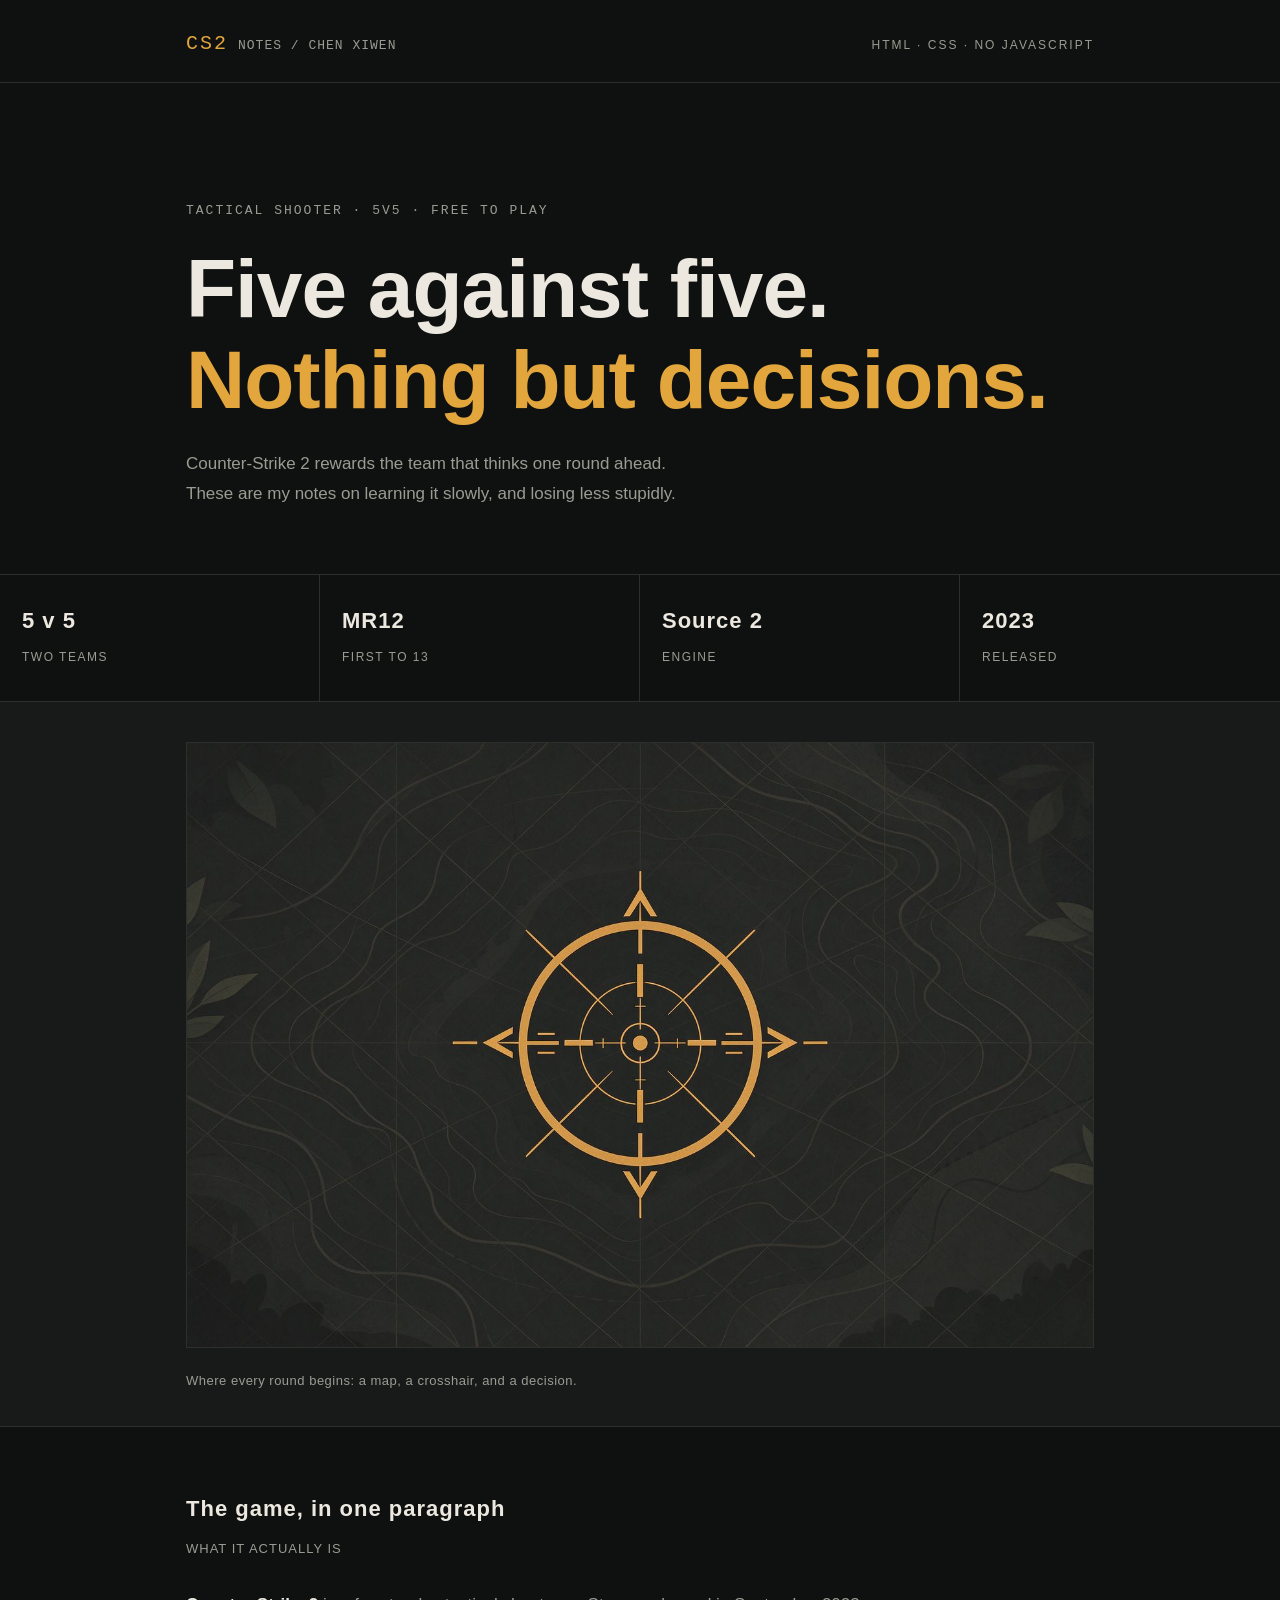
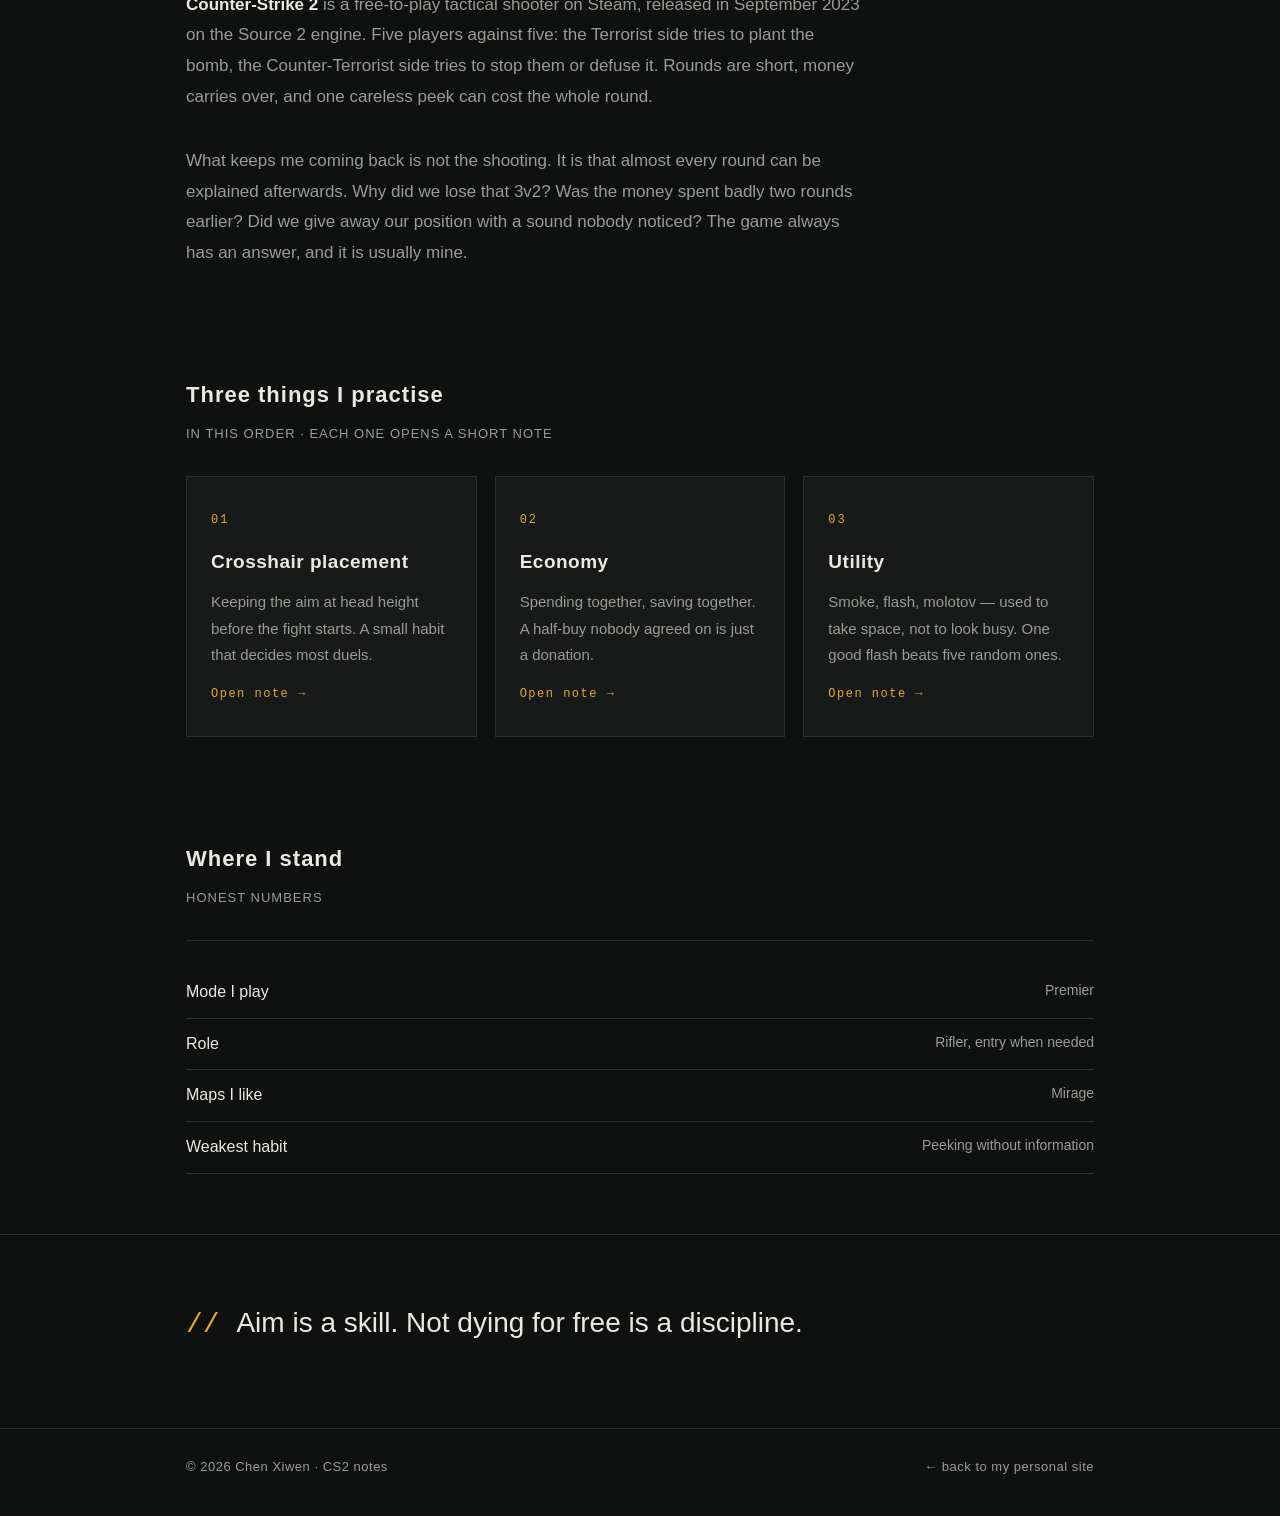
<file: index.html>
<!DOCTYPE html>
<html lang="en">
<head>
  <meta charset="UTF-8">
  <meta name="viewport" content="width=device-width, initial-scale=1.0">
  <meta name="description" content="Counter-Strike 2 notes by Chen Xiwen: what the game is, three skills being practised (crosshair placement, economy, utility) and an honest look at where he stands.">
  <title>Counter-Strike 2 · Notes by Chen Xiwen</title>
  <link rel="stylesheet" href="styles.css">
</head>
<body>
  <a class="skip" href="#main">Skip to content</a>

  <!-- Site header: logo and the "HTML / CSS / no JavaScript" label -->
  <header class="top">
    <div class="wrap">
      <p class="logo">CS2<span>NOTES / CHEN XIWEN</span></p>
      <p class="tag">HTML · CSS · NO JAVASCRIPT</p>
    </div>
  </header>

  <main id="main">
    <!-- Hero: one sentence on what the game is -->
    <section class="hero">
      <div class="wrap">
        <p class="kicker">TACTICAL SHOOTER · 5V5 · FREE TO PLAY</p>
        <h1>Five against five.<br><em>Nothing but decisions.</em></h1>
        <p>
          Counter-Strike 2 rewards the team that thinks one round ahead.
          These are my notes on learning it slowly, and losing less stupidly.
        </p>
      </div>
    </section>

    <!-- Facts strip: four numbers that describe the game -->
    <div class="stats">
      <div class="stat"><b>5 v 5</b><span>Two teams</span></div>
      <div class="stat"><b>MR12</b><span>First to 13</span></div>
      <div class="stat"><b>Source 2</b><span>Engine</span></div>
      <div class="stat"><b>2023</b><span>Released</span></div>
    </div>

    <!-- Illustration used on the home page -->
    <figure class="media">
      <div class="wrap">
        <img src="tactical.jpg" alt="A dark illustration of a tactical map grid with a single amber crosshair drawn in the centre">
        <figcaption>Where every round begins: a map, a crosshair, and a decision.</figcaption>
      </div>
    </figure>

    <section class="section">
      <div class="wrap">
        <!-- What the game actually is, in one paragraph -->
        <h2>The game, in one paragraph</h2>
        <p class="sub">WHAT IT ACTUALLY IS</p>
        <p class="lead">
          <strong>Counter-Strike 2</strong> is a free-to-play tactical shooter on Steam, released in
          September 2023 on the Source 2 engine. Five players against five: the Terrorist side tries
          to plant the bomb, the Counter-Terrorist side tries to stop them or defuse it. Rounds are
          short, money carries over, and one careless peek can cost the whole round.
        </p>
        <p class="lead">
          What keeps me coming back is not the shooting. It is that almost every round can be explained
          afterwards. Why did we lose that 3v2? Was the money spent badly two rounds earlier? Did we give
          away our position with a sound nobody noticed? The game always has an answer, and it is usually mine.
        </p>
      </div>
    </section>

    <section class="section">
      <div class="wrap">
        <!-- The three practice notes; each card links to its own page -->
        <h2>Three things I practise</h2>
        <p class="sub">IN THIS ORDER · EACH ONE OPENS A SHORT NOTE</p>
        <div class="cards">
          <a class="card" href="crosshair.html">
            <i>01</i>
            <h3>Crosshair placement</h3>
            <p>Keeping the aim at head height before the fight starts. A small habit that decides most duels.</p>
            <span class="more">Open note →</span>
          </a>
          <a class="card" href="economy.html">
            <i>02</i>
            <h3>Economy</h3>
            <p>Spending together, saving together. A half-buy nobody agreed on is just a donation.</p>
            <span class="more">Open note →</span>
          </a>
          <a class="card" href="utility.html">
            <i>03</i>
            <h3>Utility</h3>
            <p>Smoke, flash, molotov — used to take space, not to look busy. One good flash beats five random ones.</p>
            <span class="more">Open note →</span>
          </a>
        </div>
      </div>
    </section>

    <section class="section">
      <div class="wrap">
        <!-- Honest numbers: mode, role, maps, weakest habit -->
        <h2>Where I stand</h2>
        <p class="sub">HONEST NUMBERS</p>
        <div class="list-block">
          <ul>
            <li>Mode I play <span>Premier</span></li>
            <li>Role <span>Rifler, entry when needed</span></li>
            <li>Maps I like <span>Mirage</span></li>
            <li>Weakest habit <span>Peeking without information</span></li>
          </ul>
        </div>
      </div>
    </section>

    <!-- Closing quote -->
    <section class="quote">
      <div class="wrap">
        <p>Aim is a skill. Not dying for free is a discipline.</p>
      </div>
    </section>
  </main>

  <!-- Footer: copyright and a link back to the personal site -->
  <footer>
    <div class="wrap">
      <span>© 2026 Chen Xiwen · CS2 notes</span>
      <a href="https://chenceven.github.io/">← back to my personal site</a>
    </div>
  </footer>
</body>
</html>
</file>
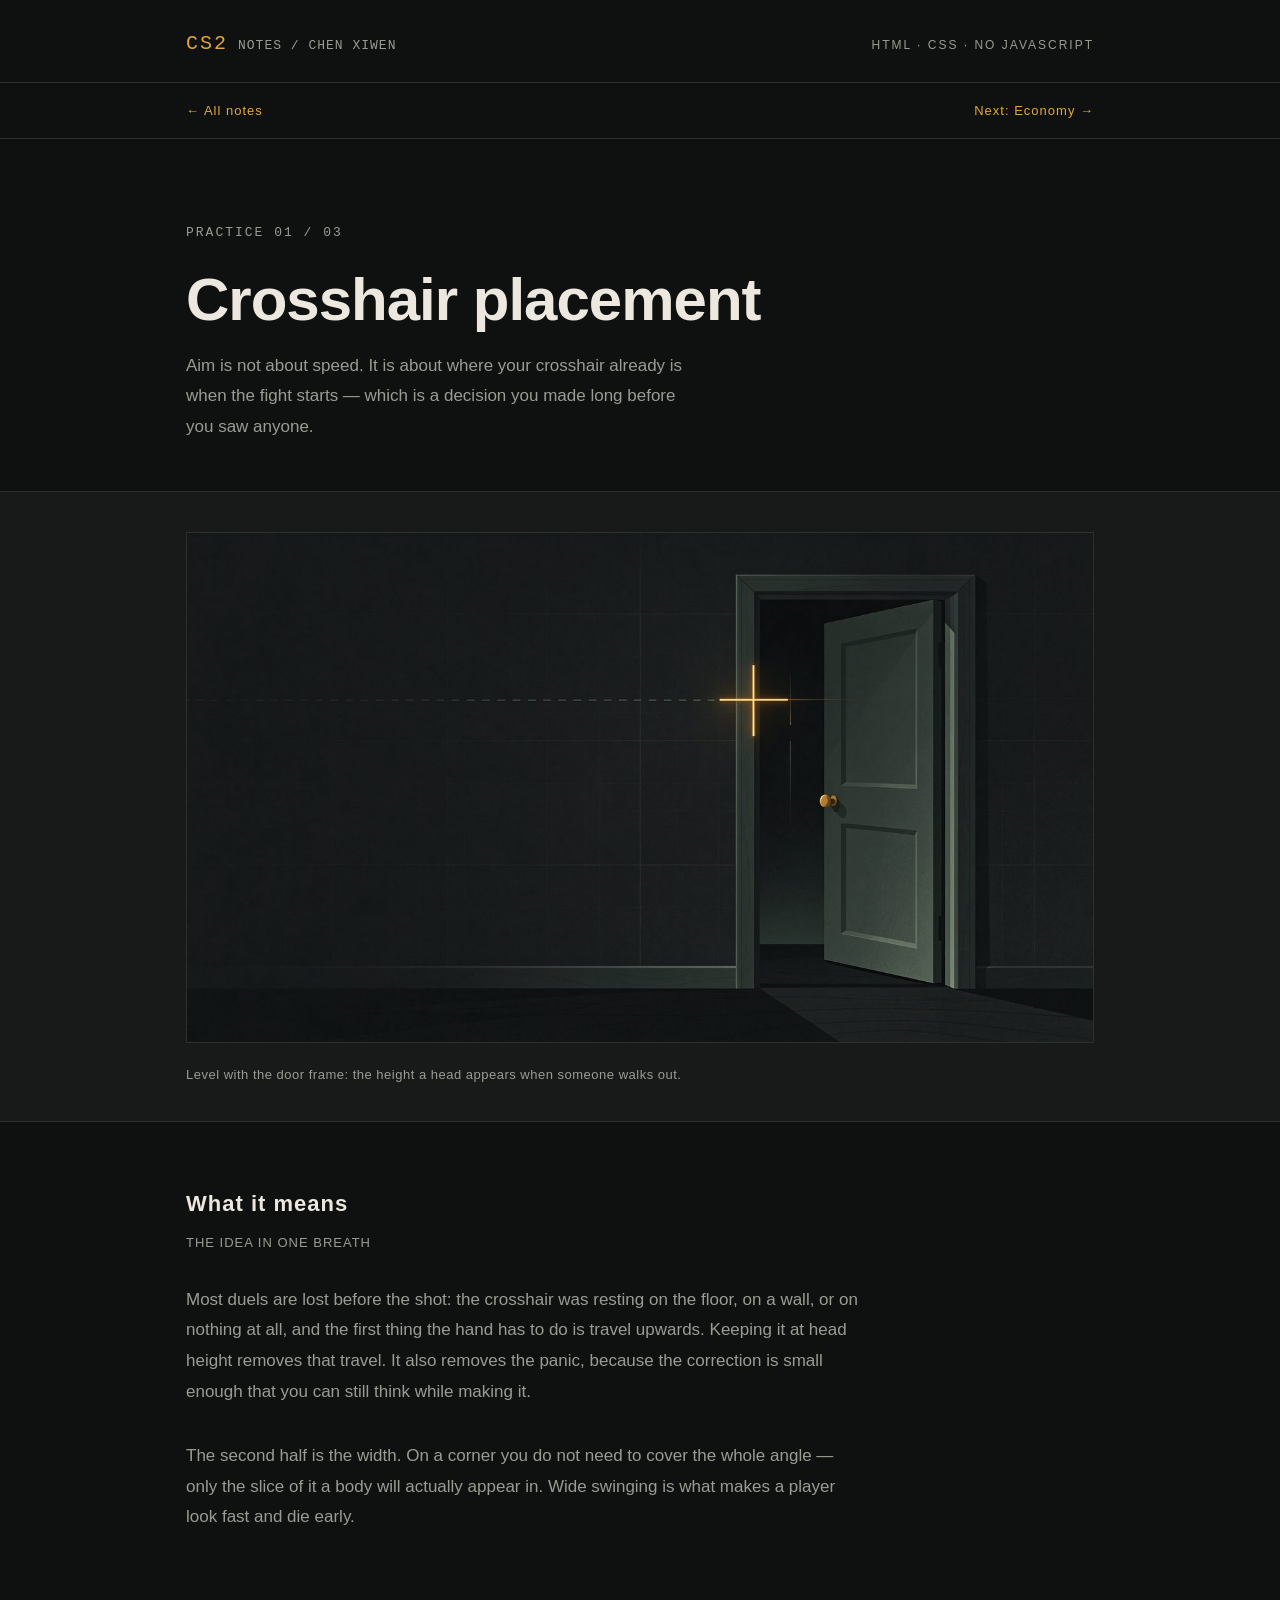
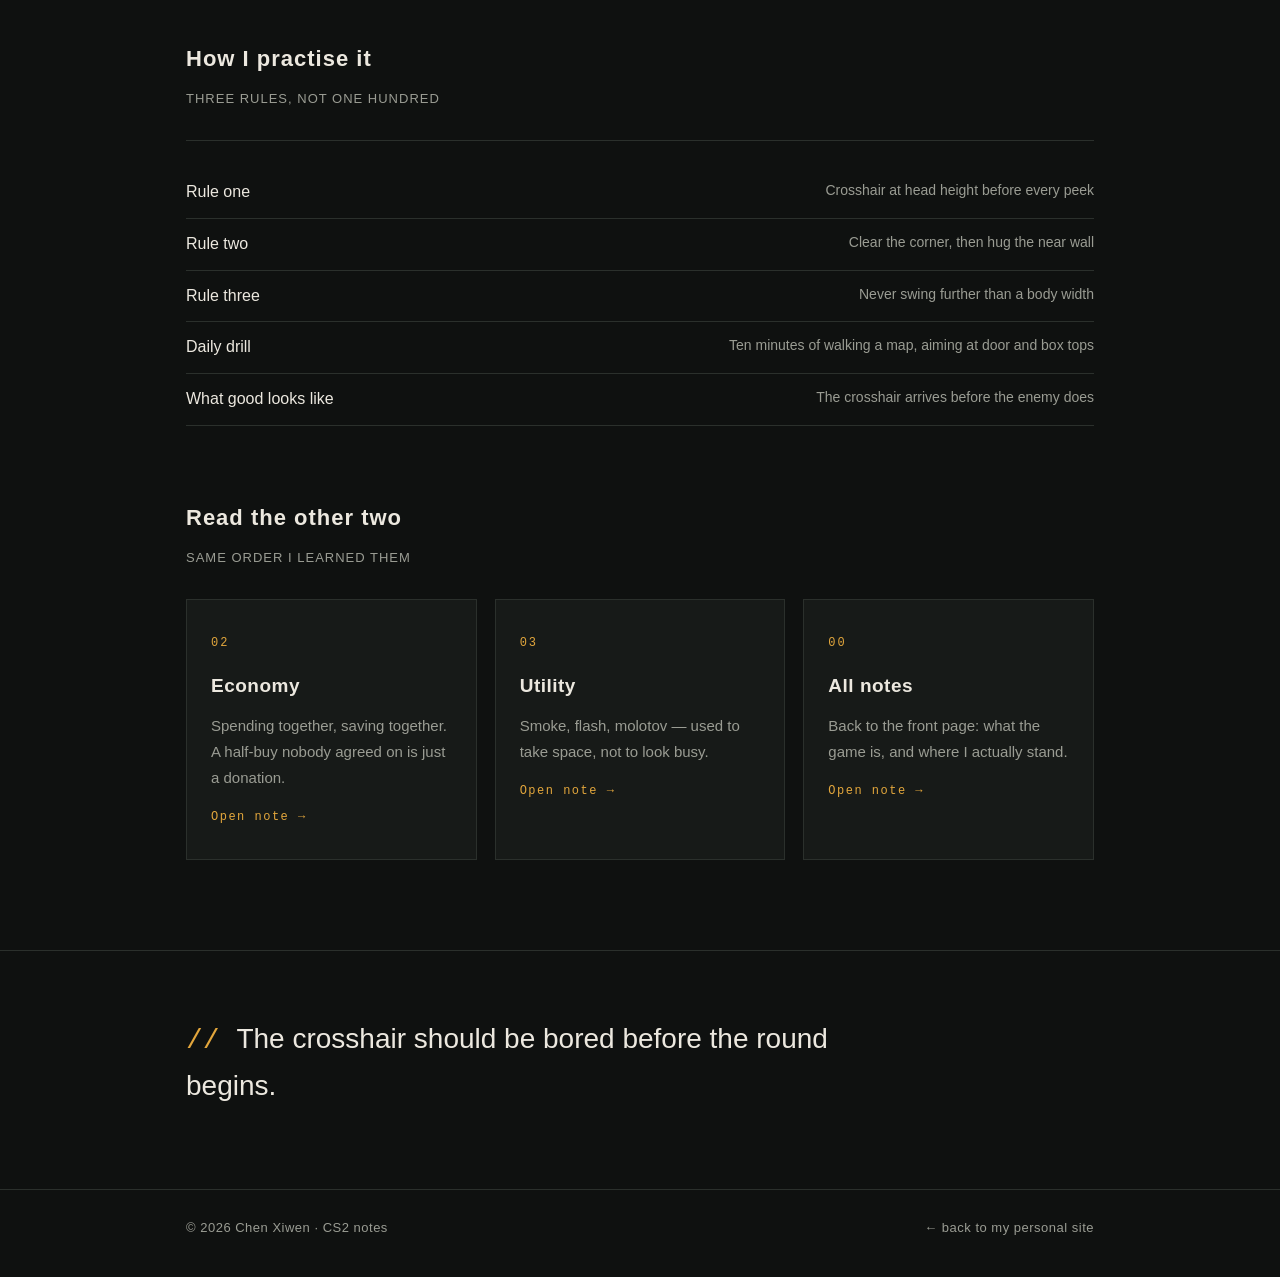
<file: crosshair.html>
<!DOCTYPE html>
<html lang="en">
<head>
  <meta charset="UTF-8">
  <meta name="viewport" content="width=device-width, initial-scale=1.0">
  <meta name="description" content="Crosshair placement: why the aim should already be at head height before a fight, and the three habits Chen Xiwen uses to train it in Counter-Strike 2.">
  <title>Crosshair placement · CS2 notes by Chen Xiwen</title>
  <link rel="stylesheet" href="styles.css">
</head>
<body>
  <a class="skip" href="#main">Skip to content</a>

  <!-- Site header: logo and the "HTML / CSS / no JavaScript" label -->
  <header class="top">
    <div class="wrap">
      <p class="logo">CS2<span>NOTES / CHEN XIWEN</span></p>
      <p class="tag">HTML · CSS · NO JAVASCRIPT</p>
    </div>
  </header>

  <!-- Breadcrumb: back to all notes, and a shortcut to the next note -->
  <nav class="crumbs" aria-label="Practice notes">
    <div class="wrap">
      <a href="index.html">← All notes</a>
      <a href="economy.html">Next: Economy →</a>
    </div>
  </nav>

  <main id="main">
    <section class="hero small">
      <div class="wrap">
        <!-- Page 1 of the three practice notes -->
        <p class="kicker">PRACTICE 01 / 03</p>
        <h1>Crosshair placement</h1>
        <p>
          Aim is not about speed. It is about where your crosshair already is when the fight starts —
          which is a decision you made long before you saw anyone.
        </p>
      </div>
    </section>

    <!-- Illustration for this practice note -->
    <figure class="media">
      <div class="wrap">
        <img src="crosshair.jpg" alt="A thin amber crosshair resting at the top edge of a door frame, level with the height a player's head would be">
        <figcaption>Level with the door frame: the height a head appears when someone walks out.</figcaption>
      </div>
    </figure>

    <section class="section">
      <div class="wrap">
        <!-- The idea, in one breath -->
        <h2>What it means</h2>
        <p class="sub">THE IDEA IN ONE BREATH</p>
        <p class="lead">
          Most duels are lost before the shot: the crosshair was resting on the floor, on a wall, or on
          nothing at all, and the first thing the hand has to do is travel upwards. Keeping it at head
          height removes that travel. It also removes the panic, because the correction is small enough
          that you can still think while making it.
        </p>
        <p class="lead">
          The second half is the width. On a corner you do not need to cover the whole angle — only the
          slice of it a body will actually appear in. Wide swinging is what makes a player look fast and
          die early.
        </p>
      </div>
    </section>

    <section class="section">
      <div class="wrap">
        <!-- Three rules plus one daily drill -->
        <h2>How I practise it</h2>
        <p class="sub">THREE RULES, NOT ONE HUNDRED</p>
        <div class="list-block">
          <ul>
            <li>Rule one <span>Crosshair at head height before every peek</span></li>
            <li>Rule two <span>Clear the corner, then hug the near wall</span></li>
            <li>Rule three <span>Never swing further than a body width</span></li>
            <li>Daily drill <span>Ten minutes of walking a map, aiming at door and box tops</span></li>
            <li>What good looks like <span>The crosshair arrives before the enemy does</span></li>
          </ul>
        </div>
      </div>
    </section>

    <section class="section">
      <div class="wrap">
        <!-- Links to the other notes and back to the home page -->
        <h2>Read the other two</h2>
        <p class="sub">SAME ORDER I LEARNED THEM</p>
        <div class="cards">
          <a class="card" href="economy.html">
            <i>02</i>
            <h3>Economy</h3>
            <p>Spending together, saving together. A half-buy nobody agreed on is just a donation.</p>
            <span class="more">Open note →</span>
          </a>
          <a class="card" href="utility.html">
            <i>03</i>
            <h3>Utility</h3>
            <p>Smoke, flash, molotov — used to take space, not to look busy.</p>
            <span class="more">Open note →</span>
          </a>
          <a class="card" href="index.html">
            <i>00</i>
            <h3>All notes</h3>
            <p>Back to the front page: what the game is, and where I actually stand.</p>
            <span class="more">Open note →</span>
          </a>
        </div>
      </div>
    </section>

    <!-- Closing quote -->
    <section class="quote">
      <div class="wrap">
        <p>The crosshair should be bored before the round begins.</p>
      </div>
    </section>
  </main>

  <!-- Footer: copyright and a link back to the personal site -->
  <footer>
    <div class="wrap">
      <span>© 2026 Chen Xiwen · CS2 notes</span>
      <a href="https://chenceven.github.io/">← back to my personal site</a>
    </div>
  </footer>
</body>
</html>
</file>
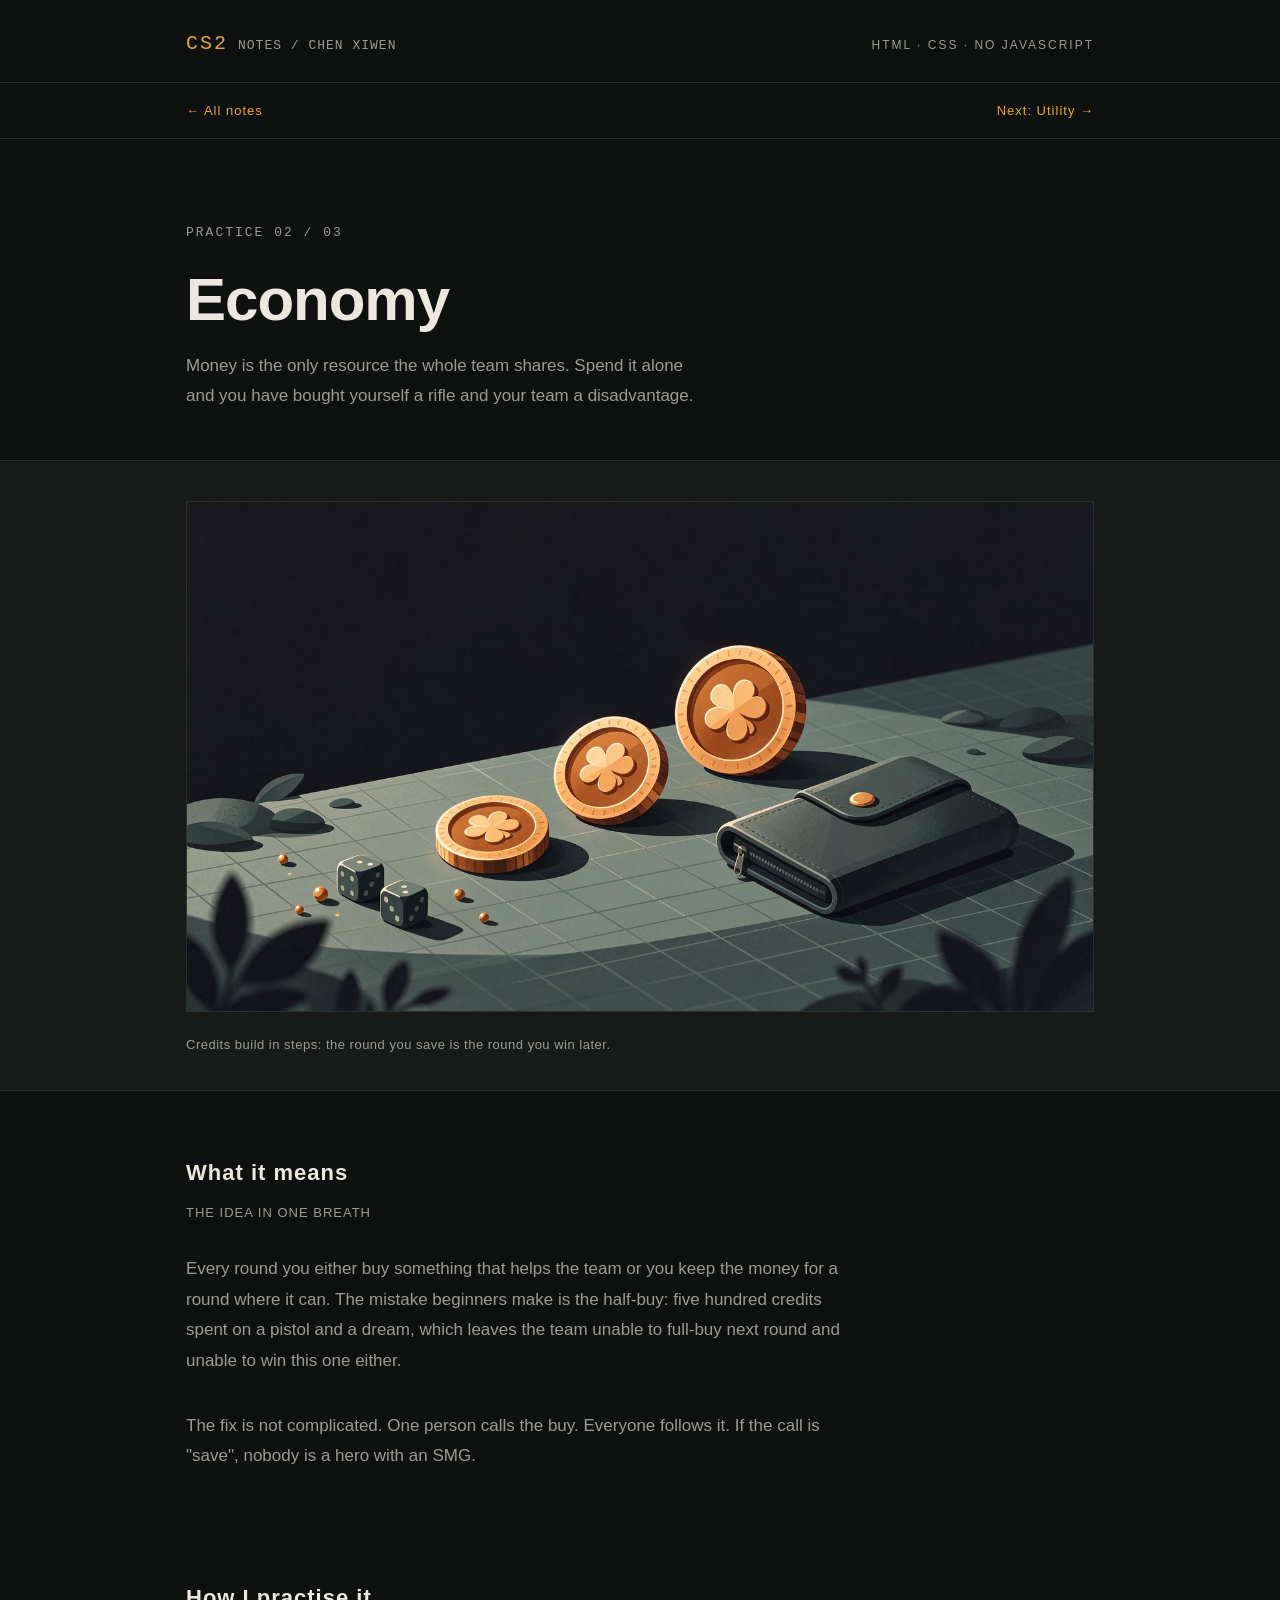
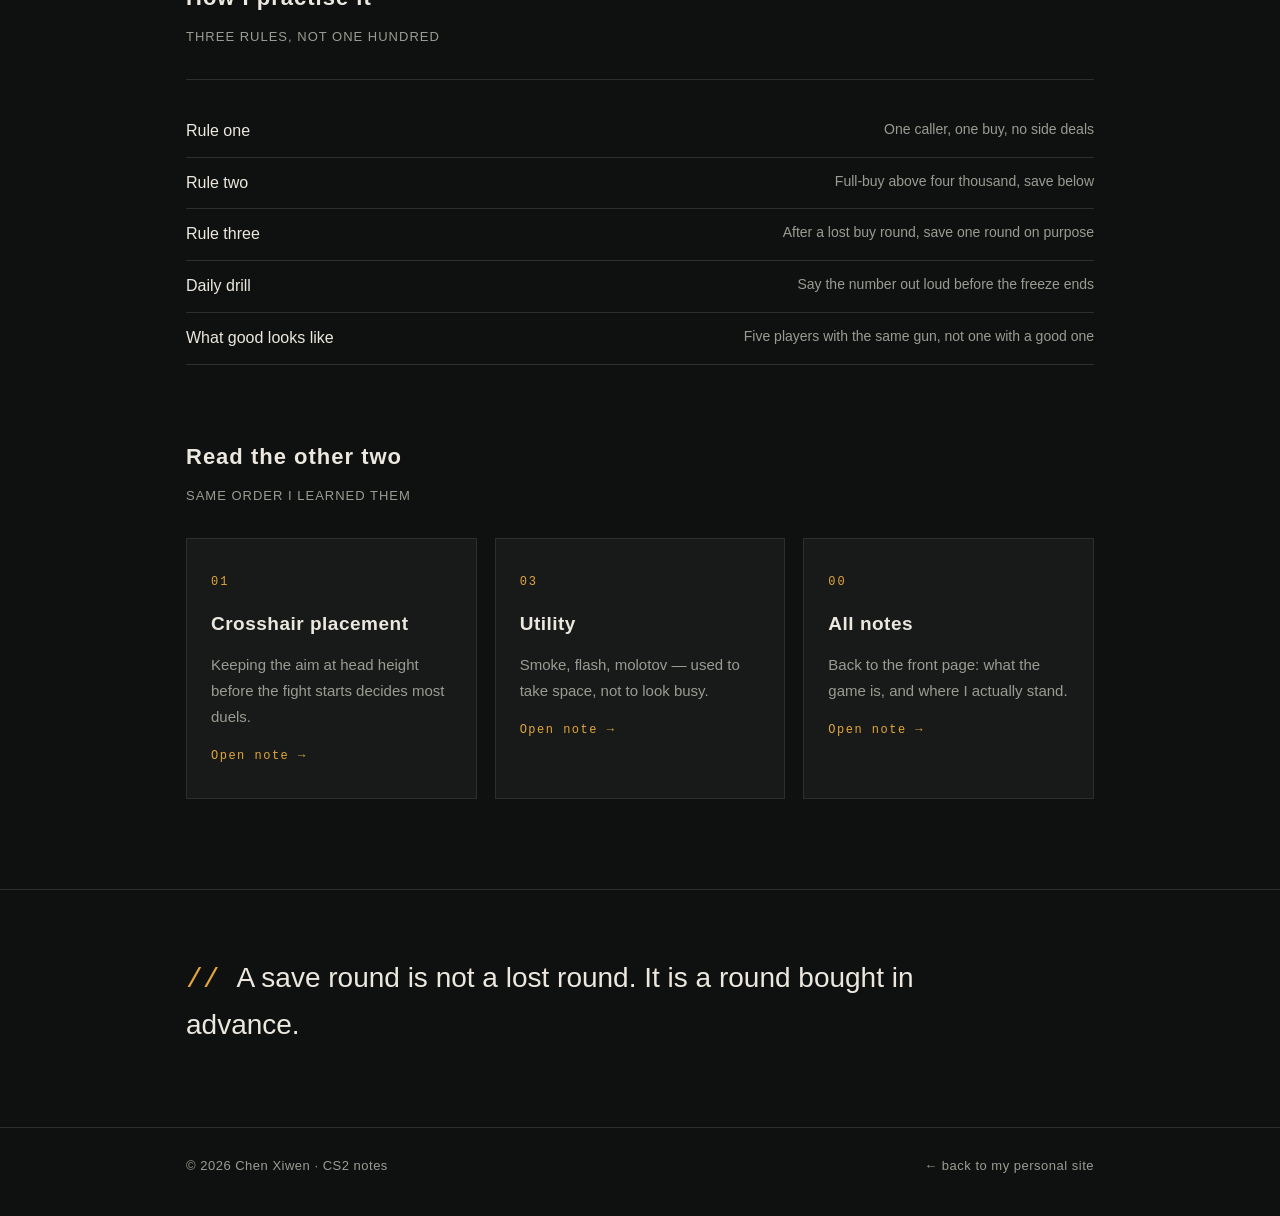
<file: economy.html>
<!DOCTYPE html>
<html lang="en">
<head>
  <meta charset="UTF-8">
  <meta name="viewport" content="width=device-width, initial-scale=1.0">
  <meta name="description" content="Economy in Counter-Strike 2: why five players must spend and save as one, the buy rules Chen Xiwen follows, and how a lost half-buy becomes the next round's win.">
  <title>Economy · CS2 notes by Chen Xiwen</title>
  <link rel="stylesheet" href="styles.css">
</head>
<body>
  <a class="skip" href="#main">Skip to content</a>

  <!-- Site header: logo and the "HTML / CSS / no JavaScript" label -->
  <header class="top">
    <div class="wrap">
      <p class="logo">CS2<span>NOTES / CHEN XIWEN</span></p>
      <p class="tag">HTML · CSS · NO JAVASCRIPT</p>
    </div>
  </header>

  <!-- Breadcrumb: back to all notes, and a shortcut to the next note -->
  <nav class="crumbs" aria-label="Practice notes">
    <div class="wrap">
      <a href="index.html">← All notes</a>
      <a href="utility.html">Next: Utility →</a>
    </div>
  </nav>

  <main id="main">
    <section class="hero small">
      <div class="wrap">
        <!-- Page 2 of the three practice notes -->
        <p class="kicker">PRACTICE 02 / 03</p>
        <h1>Economy</h1>
        <p>
          Money is the only resource the whole team shares. Spend it alone and you have bought yourself
          a rifle and your team a disadvantage.
        </p>
      </div>
    </section>

    <!-- Illustration for this practice note -->
    <figure class="media">
      <div class="wrap">
        <img src="economy.jpg" alt="Three progressively larger amber coins climbing a grid surface beside a closed wallet">
        <figcaption>Credits build in steps: the round you save is the round you win later.</figcaption>
      </div>
    </figure>

    <section class="section">
      <div class="wrap">
        <!-- The idea, in one breath -->
        <h2>What it means</h2>
        <p class="sub">THE IDEA IN ONE BREATH</p>
        <p class="lead">
          Every round you either buy something that helps the team or you keep the money for a round
          where it can. The mistake beginners make is the half-buy: five hundred credits spent on a
          pistol and a dream, which leaves the team unable to full-buy next round and unable to win this
          one either.
        </p>
        <p class="lead">
          The fix is not complicated. One person calls the buy. Everyone follows it. If the call is
          "save", nobody is a hero with an SMG.
        </p>
      </div>
    </section>

    <section class="section">
      <div class="wrap">
        <!-- Three rules plus one daily drill -->
        <h2>How I practise it</h2>
        <p class="sub">THREE RULES, NOT ONE HUNDRED</p>
        <div class="list-block">
          <ul>
            <li>Rule one <span>One caller, one buy, no side deals</span></li>
            <li>Rule two <span>Full-buy above four thousand, save below</span></li>
            <li>Rule three <span>After a lost buy round, save one round on purpose</span></li>
            <li>Daily drill <span>Say the number out loud before the freeze ends</span></li>
            <li>What good looks like <span>Five players with the same gun, not one with a good one</span></li>
          </ul>
        </div>
      </div>
    </section>

    <section class="section">
      <div class="wrap">
        <!-- Links to the other notes and back to the home page -->
        <h2>Read the other two</h2>
        <p class="sub">SAME ORDER I LEARNED THEM</p>
        <div class="cards">
          <a class="card" href="crosshair.html">
            <i>01</i>
            <h3>Crosshair placement</h3>
            <p>Keeping the aim at head height before the fight starts decides most duels.</p>
            <span class="more">Open note →</span>
          </a>
          <a class="card" href="utility.html">
            <i>03</i>
            <h3>Utility</h3>
            <p>Smoke, flash, molotov — used to take space, not to look busy.</p>
            <span class="more">Open note →</span>
          </a>
          <a class="card" href="index.html">
            <i>00</i>
            <h3>All notes</h3>
            <p>Back to the front page: what the game is, and where I actually stand.</p>
            <span class="more">Open note →</span>
          </a>
        </div>
      </div>
    </section>

    <!-- Closing quote -->
    <section class="quote">
      <div class="wrap">
        <p>A save round is not a lost round. It is a round bought in advance.</p>
      </div>
    </section>
  </main>

  <!-- Footer: copyright and a link back to the personal site -->
  <footer>
    <div class="wrap">
      <span>© 2026 Chen Xiwen · CS2 notes</span>
      <a href="https://chenceven.github.io/">← back to my personal site</a>
    </div>
  </footer>
</body>
</html>
</file>
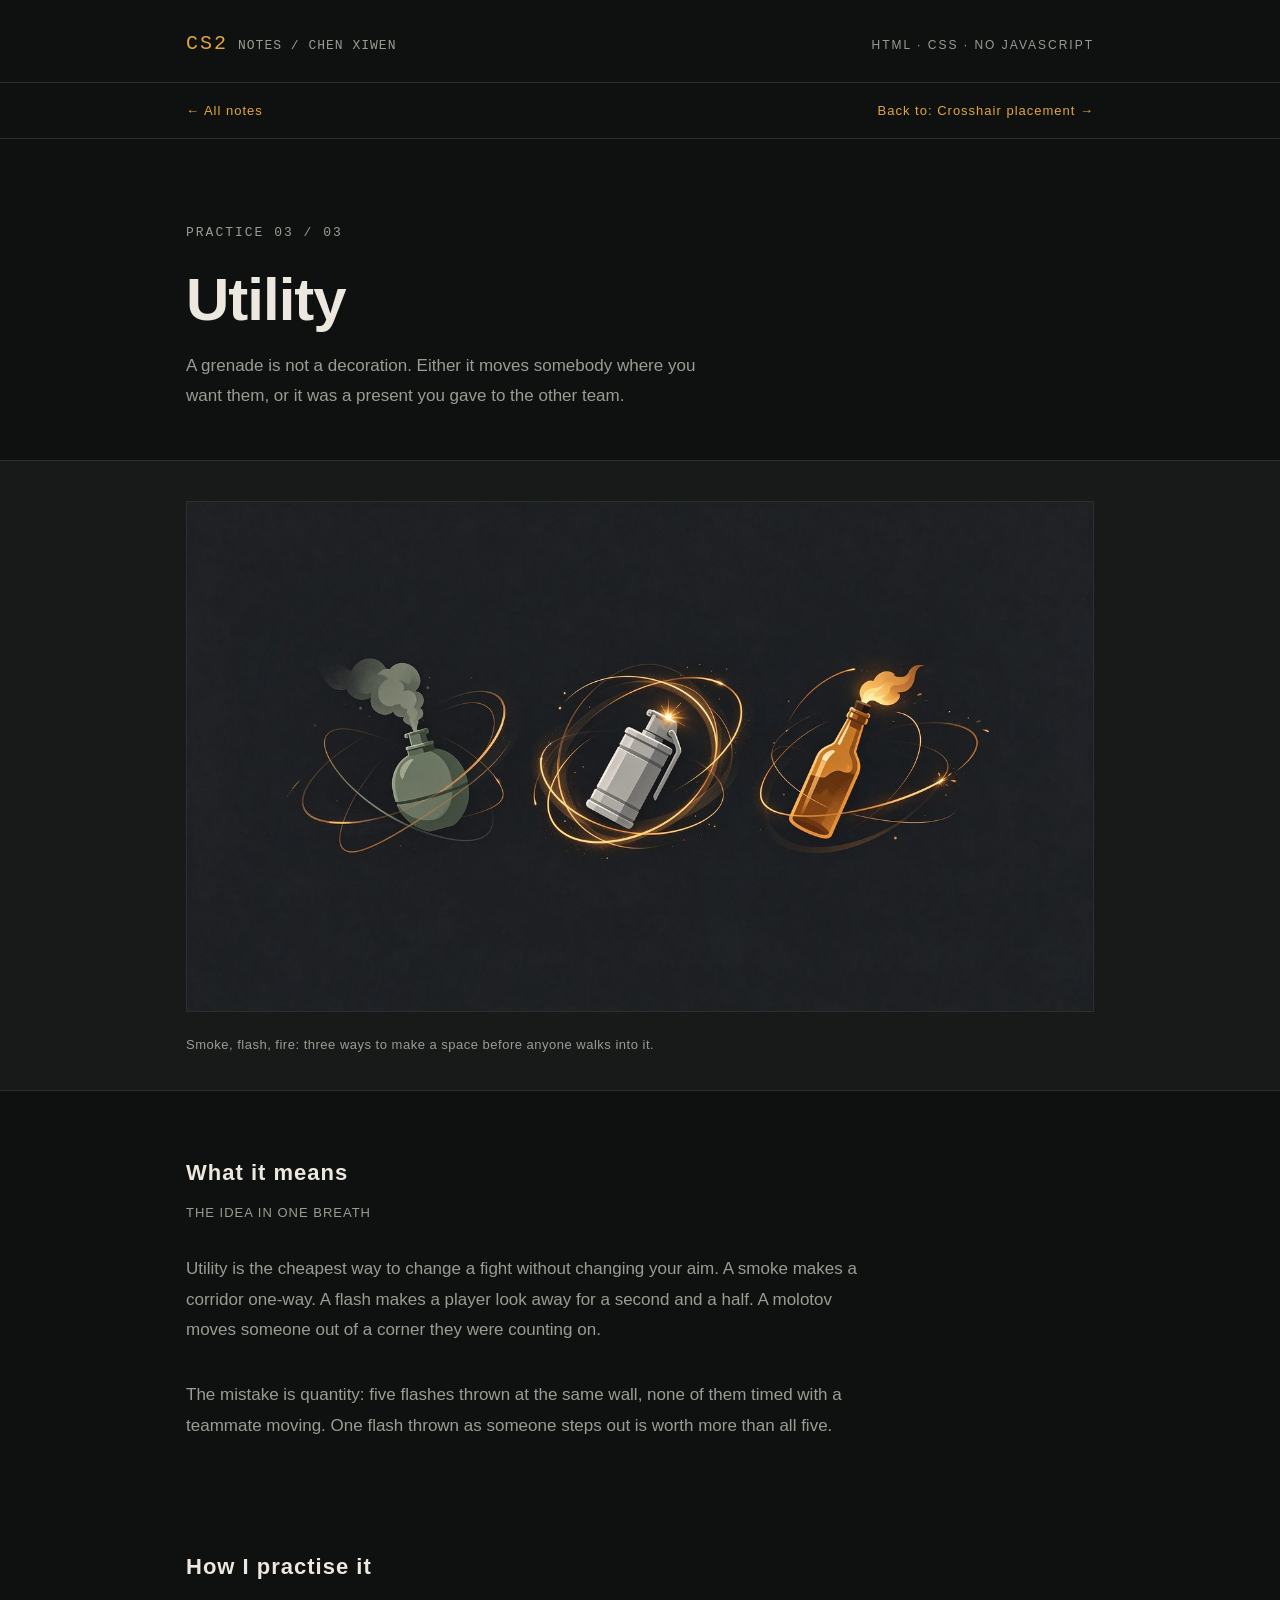
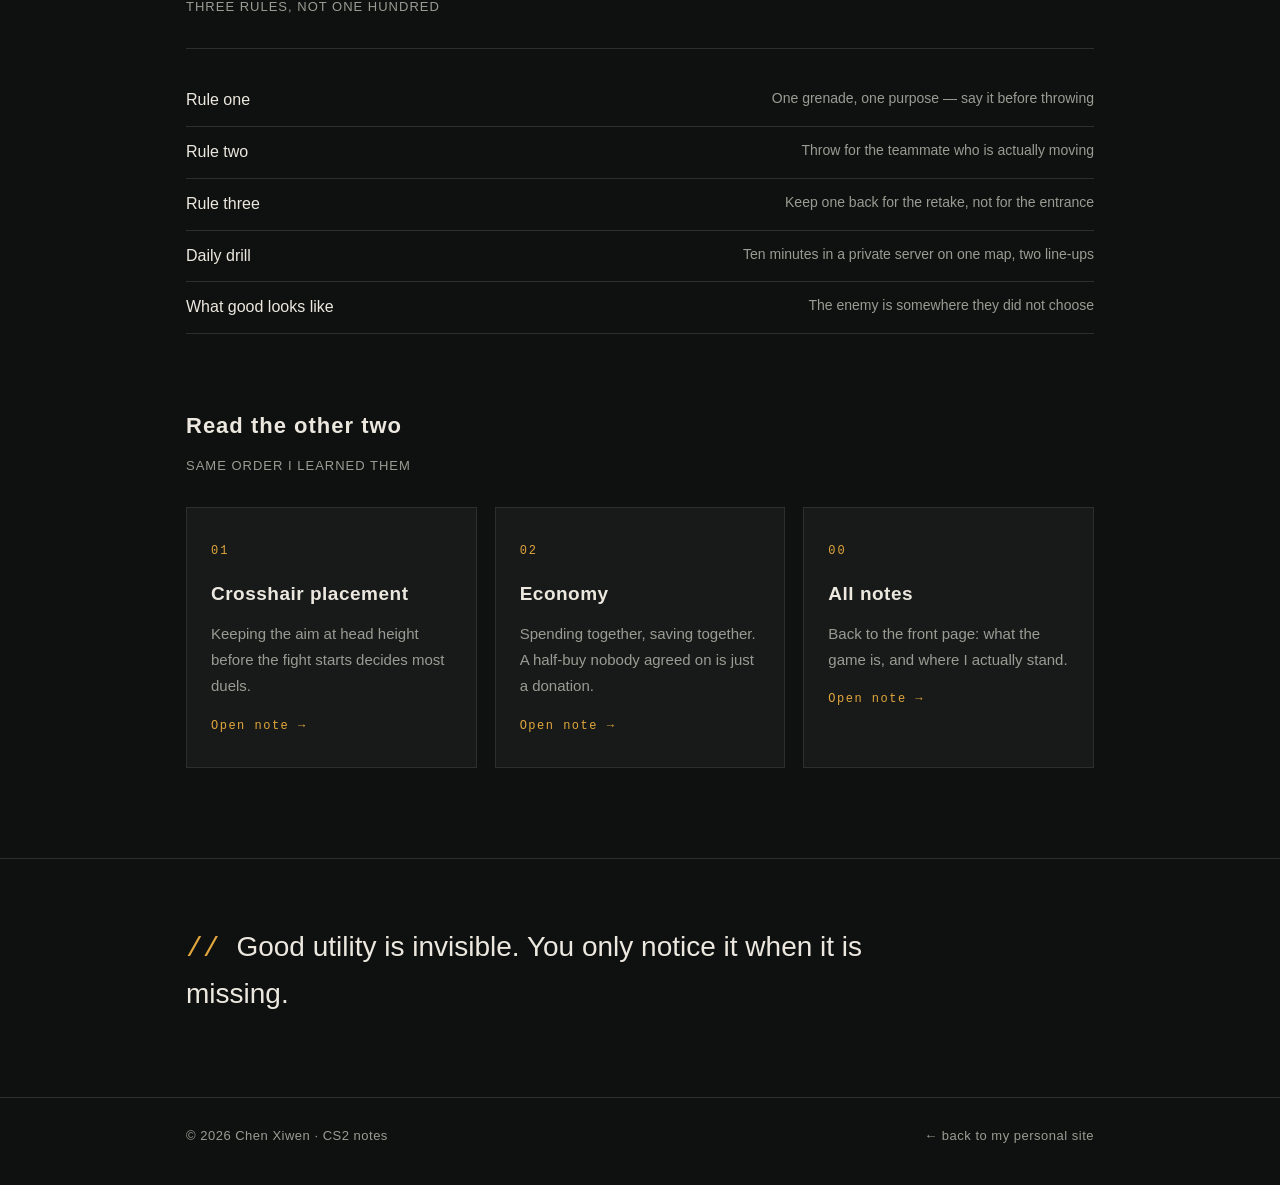
<file: utility.html>
<!DOCTYPE html>
<html lang="en">
<head>
  <meta charset="UTF-8">
  <meta name="viewport" content="width=device-width, initial-scale=1.0">
  <meta name="description" content="Utility in Counter-Strike 2: smoke, flash and molotov used to take space rather than to look busy, plus the three rules Chen Xiwen practises.">
  <title>Utility · CS2 notes by Chen Xiwen</title>
  <link rel="stylesheet" href="styles.css">
</head>
<body>
  <a class="skip" href="#main">Skip to content</a>

  <!-- Site header: logo and the "HTML / CSS / no JavaScript" label -->
  <header class="top">
    <div class="wrap">
      <p class="logo">CS2<span>NOTES / CHEN XIWEN</span></p>
      <p class="tag">HTML · CSS · NO JAVASCRIPT</p>
    </div>
  </header>

  <!-- Breadcrumb: back to all notes, and a shortcut to the next note -->
  <nav class="crumbs" aria-label="Practice notes">
    <div class="wrap">
      <a href="index.html">← All notes</a>
      <a href="crosshair.html">Back to: Crosshair placement →</a>
    </div>
  </nav>

  <main id="main">
    <section class="hero small">
      <div class="wrap">
        <!-- Page 3 of the three practice notes -->
        <p class="kicker">PRACTICE 03 / 03</p>
        <h1>Utility</h1>
        <p>
          A grenade is not a decoration. Either it moves somebody where you want them, or it was a
          present you gave to the other team.
        </p>
      </div>
    </section>

    <!-- Illustration for this practice note -->
    <figure class="media">
      <div class="wrap">
        <img src="utility.jpg" alt="Three throwables in silhouette — a smoke grenade, a flashbang and a molotov — circled by thin amber flight arcs">
        <figcaption>Smoke, flash, fire: three ways to make a space before anyone walks into it.</figcaption>
      </div>
    </figure>

    <section class="section">
      <div class="wrap">
        <!-- The idea, in one breath -->
        <h2>What it means</h2>
        <p class="sub">THE IDEA IN ONE BREATH</p>
        <p class="lead">
          Utility is the cheapest way to change a fight without changing your aim. A smoke makes a
          corridor one-way. A flash makes a player look away for a second and a half. A molotov moves
          someone out of a corner they were counting on.
        </p>
        <p class="lead">
          The mistake is quantity: five flashes thrown at the same wall, none of them timed with a
          teammate moving. One flash thrown as someone steps out is worth more than all five.
        </p>
      </div>
    </section>

    <section class="section">
      <div class="wrap">
        <!-- Three rules plus one daily drill -->
        <h2>How I practise it</h2>
        <p class="sub">THREE RULES, NOT ONE HUNDRED</p>
        <div class="list-block">
          <ul>
            <li>Rule one <span>One grenade, one purpose — say it before throwing</span></li>
            <li>Rule two <span>Throw for the teammate who is actually moving</span></li>
            <li>Rule three <span>Keep one back for the retake, not for the entrance</span></li>
            <li>Daily drill <span>Ten minutes in a private server on one map, two line-ups</span></li>
            <li>What good looks like <span>The enemy is somewhere they did not choose</span></li>
          </ul>
        </div>
      </div>
    </section>

    <section class="section">
      <div class="wrap">
        <!-- Links to the other notes and back to the home page -->
        <h2>Read the other two</h2>
        <p class="sub">SAME ORDER I LEARNED THEM</p>
        <div class="cards">
          <a class="card" href="crosshair.html">
            <i>01</i>
            <h3>Crosshair placement</h3>
            <p>Keeping the aim at head height before the fight starts decides most duels.</p>
            <span class="more">Open note →</span>
          </a>
          <a class="card" href="economy.html">
            <i>02</i>
            <h3>Economy</h3>
            <p>Spending together, saving together. A half-buy nobody agreed on is just a donation.</p>
            <span class="more">Open note →</span>
          </a>
          <a class="card" href="index.html">
            <i>00</i>
            <h3>All notes</h3>
            <p>Back to the front page: what the game is, and where I actually stand.</p>
            <span class="more">Open note →</span>
          </a>
        </div>
      </div>
    </section>

    <!-- Closing quote -->
    <section class="quote">
      <div class="wrap">
        <p>Good utility is invisible. You only notice it when it is missing.</p>
      </div>
    </section>
  </main>

  <!-- Footer: copyright and a link back to the personal site -->
  <footer>
    <div class="wrap">
      <span>© 2026 Chen Xiwen · CS2 notes</span>
      <a href="https://chenceven.github.io/">← back to my personal site</a>
    </div>
  </footer>
</body>
</html>
</file>
<file: styles.css>
/* ===== styles.css =====
   The only stylesheet for this CS2 site. It styles the home page and the
   three practice notes; the HTML files contain no inline styles and no
   JavaScript. Sections are numbered so a rule can be found quickly. ===== */

/* ===== 1. Theme variables: dark background, amber accent ===== */
:root {
  --bg: #0f1110;
  --bg-soft: #171a18;
  --line: #2b302c;
  --text: #ece8df;
  --muted: #9a9c93;
  --amber: #e2a63c;
  --green: #79b48a;
}

* {
  margin: 0;
  padding: 0;
  box-sizing: border-box;
}

body {
  background: var(--bg);
  color: var(--text);
  font-family: -apple-system, "Segoe UI", "PingFang SC", "Microsoft YaHei", sans-serif;
  font-size: 17px;
  line-height: 1.8;
  -webkit-font-smoothing: antialiased;
}

a {
  color: inherit;
  text-decoration: none;
}

.wrap {
  max-width: 960px;
  margin: 0 auto;
  padding: 0 26px;
}

/* ===== 2. Site header ===== */
.top {
  border-bottom: 1px solid var(--line);
}

.top .wrap {
  display: flex;
  align-items: baseline;
  justify-content: space-between;
  gap: 16px;
  padding-top: 26px;
  padding-bottom: 20px;
}

.logo {
  font-family: "SFMono-Regular", Consolas, "Courier New", monospace;
  font-size: 20px;
  letter-spacing: 2px;
  color: var(--amber);
}

.logo span {
  color: var(--muted);
  font-size: 13px;
  letter-spacing: 1px;
  margin-left: 10px;
}

.top .tag {
  font-size: 12px;
  letter-spacing: 2px;
  color: var(--muted);
}

/* ===== 3. Hero block ===== */
.hero {
  padding: 92px 0 64px;
  border-bottom: 1px solid var(--line);
}

.kicker {
  font-family: Consolas, "Courier New", monospace;
  font-size: 13px;
  letter-spacing: 2px;
  color: var(--green);
}

.hero h1 {
  margin-top: 22px;
  font-size: clamp(42px, 8vw, 82px);
  line-height: 1.1;
  letter-spacing: -1px;
  font-weight: 800;
}

.hero h1 em {
  font-style: normal;
  color: var(--amber);
}

.hero p {
  margin-top: 24px;
  max-width: 30em;
  color: var(--muted);
}

/* ===== 4. Facts strip (four stats) ===== */
.stats {
  display: grid;
  grid-template-columns: repeat(4, 1fr);
  border-bottom: 1px solid var(--line);
}

.stat {
  padding: 26px 22px 30px;
  border-right: 1px solid var(--line);
}

.stat:last-child {
  border-right: none;
}

.stat b {
  display: block;
  font-size: 22px;
  letter-spacing: 1px;
  color: var(--text);
}

.stat span {
  font-size: 12px;
  letter-spacing: 1.5px;
  color: var(--muted);
  text-transform: uppercase;
}

/* ===== 5. Section blocks ===== */
.section {
  padding: 62px 0 10px;
}

.section h2 {
  font-size: 22px;
  letter-spacing: 1px;
  margin-bottom: 8px;
}

.section .sub {
  font-size: 13px;
  color: var(--muted);
  letter-spacing: 1px;
  margin-bottom: 30px;
}

.lead {
  color: var(--muted);
  max-width: 40em;
  margin-bottom: 34px;
}

.lead strong {
  color: var(--text);
}

/* ===== 6. Card grids (practice notes) ===== */
.cards {
  display: grid;
  grid-template-columns: repeat(3, 1fr);
  gap: 18px;
  margin-bottom: 30px;
}

.card {
  background: var(--bg-soft);
  border: 1px solid var(--line);
  padding: 26px 24px 30px;
}

.card i {
  font-family: Consolas, monospace;
  font-style: normal;
  font-size: 12px;
  letter-spacing: 2px;
  color: var(--amber);
}

.card h3 {
  font-size: 19px;
  margin: 12px 0 10px;
  letter-spacing: 0.5px;
}

.card p {
  font-size: 15px;
  color: var(--muted);
  line-height: 1.75;
}

/* ===== 7. List block (where I stand) ===== */
.list-block {
  border-top: 1px solid var(--line);
  padding-top: 26px;
}

.list-block ul {
  list-style: none;
  font-size: 16px;
}

.list-block li {
  padding: 11px 0;
  border-bottom: 1px solid var(--line);
  display: flex;
  justify-content: space-between;
  gap: 18px;
}

.list-block li span {
  color: var(--muted);
  font-size: 14px;
}

/* ===== 8. Quote block ===== */
.quote {
  padding: 66px 0 80px;
  border-top: 1px solid var(--line);
  margin-top: 50px;
}

.quote p {
  font-size: clamp(20px, 3vw, 28px);
  line-height: 1.6;
  max-width: 26em;
}

.quote p::before {
  content: "// ";
  color: var(--amber);
  font-family: Consolas, monospace;
}

/* ===== 9. Footer ===== */
footer {
  border-top: 1px solid var(--line);
  padding: 26px 0 40px;
  font-size: 13px;
  color: var(--muted);
  letter-spacing: 0.5px;
}

footer .wrap {
  display: flex;
  justify-content: space-between;
  flex-wrap: wrap;
  gap: 10px;
}

footer a:hover {
  color: var(--amber);
}

/* ===== 10. Responsive rules ===== */
@media (max-width: 760px) {
  .cards {
    grid-template-columns: 1fr;
  }

  .stats {
    grid-template-columns: repeat(2, 1fr);
  }

  .stat {
    border-bottom: 1px solid var(--line);
  }

  .hero {
    padding: 64px 0 48px;
  }

  .top .tag {
    display: none;
  }
}

/* ===== 11. Images and accessibility ===== */
.skip {
  position: absolute;
  left: -9999px;
  top: 0;
  padding: 10px 18px;
  background: var(--amber);
  color: var(--bg);
  font-size: 14px;
  z-index: 20;
}

.skip:focus {
  left: 16px;
  top: 16px;
}

a:focus-visible,
button:focus-visible,
input:focus-visible {
  outline: 2px solid var(--amber);
  outline-offset: 3px;
}

.media {
  margin: 0;
  border-bottom: 1px solid var(--line);
  background: var(--bg-soft);
}

.media img {
  width: 100%;
  height: auto;
  border: 1px solid var(--line);
  margin-top: 40px;
}

.media figcaption {
  padding: 10px 0 34px;
  font-size: 13px;
  letter-spacing: 0.5px;
  color: var(--muted);
}

@media (max-width: 760px) {
  .media img {
    margin-top: 26px;
  }
}

/* ===== 12. Practice note pages (breadcrumb, small hero) ===== */
.crumbs {
  border-bottom: 1px solid var(--line);
}

.crumbs .wrap {
  display: flex;
  justify-content: space-between;
  flex-wrap: wrap;
  gap: 12px;
  padding-top: 16px;
  padding-bottom: 16px;
  font-size: 13px;
  letter-spacing: 1px;
  color: var(--muted);
}

.crumbs a {
  color: var(--amber);
}

.crumbs a:hover {
  text-decoration: underline;
  text-underline-offset: 4px;
}

.hero.small {
  padding: 64px 0 48px;
}

.hero.small h1 {
  font-size: clamp(34px, 6vw, 60px);
}

.hero.small p {
  margin-top: 18px;
}

/* 卡片现在整块可点 */
.card {
  transition: border-color 0.2s ease, background 0.2s ease;
}

.card:hover {
  border-color: var(--amber);
  background: #1c2020;
}

.card .more {
  display: block;
  margin-top: 16px;
  font-family: Consolas, "Courier New", monospace;
  font-size: 12px;
  letter-spacing: 1.5px;
  color: var(--amber);
}

a:focus-visible .card,
.card:focus-visible {
  outline: 2px solid var(--amber);
  outline-offset: 3px;
}
</file>
